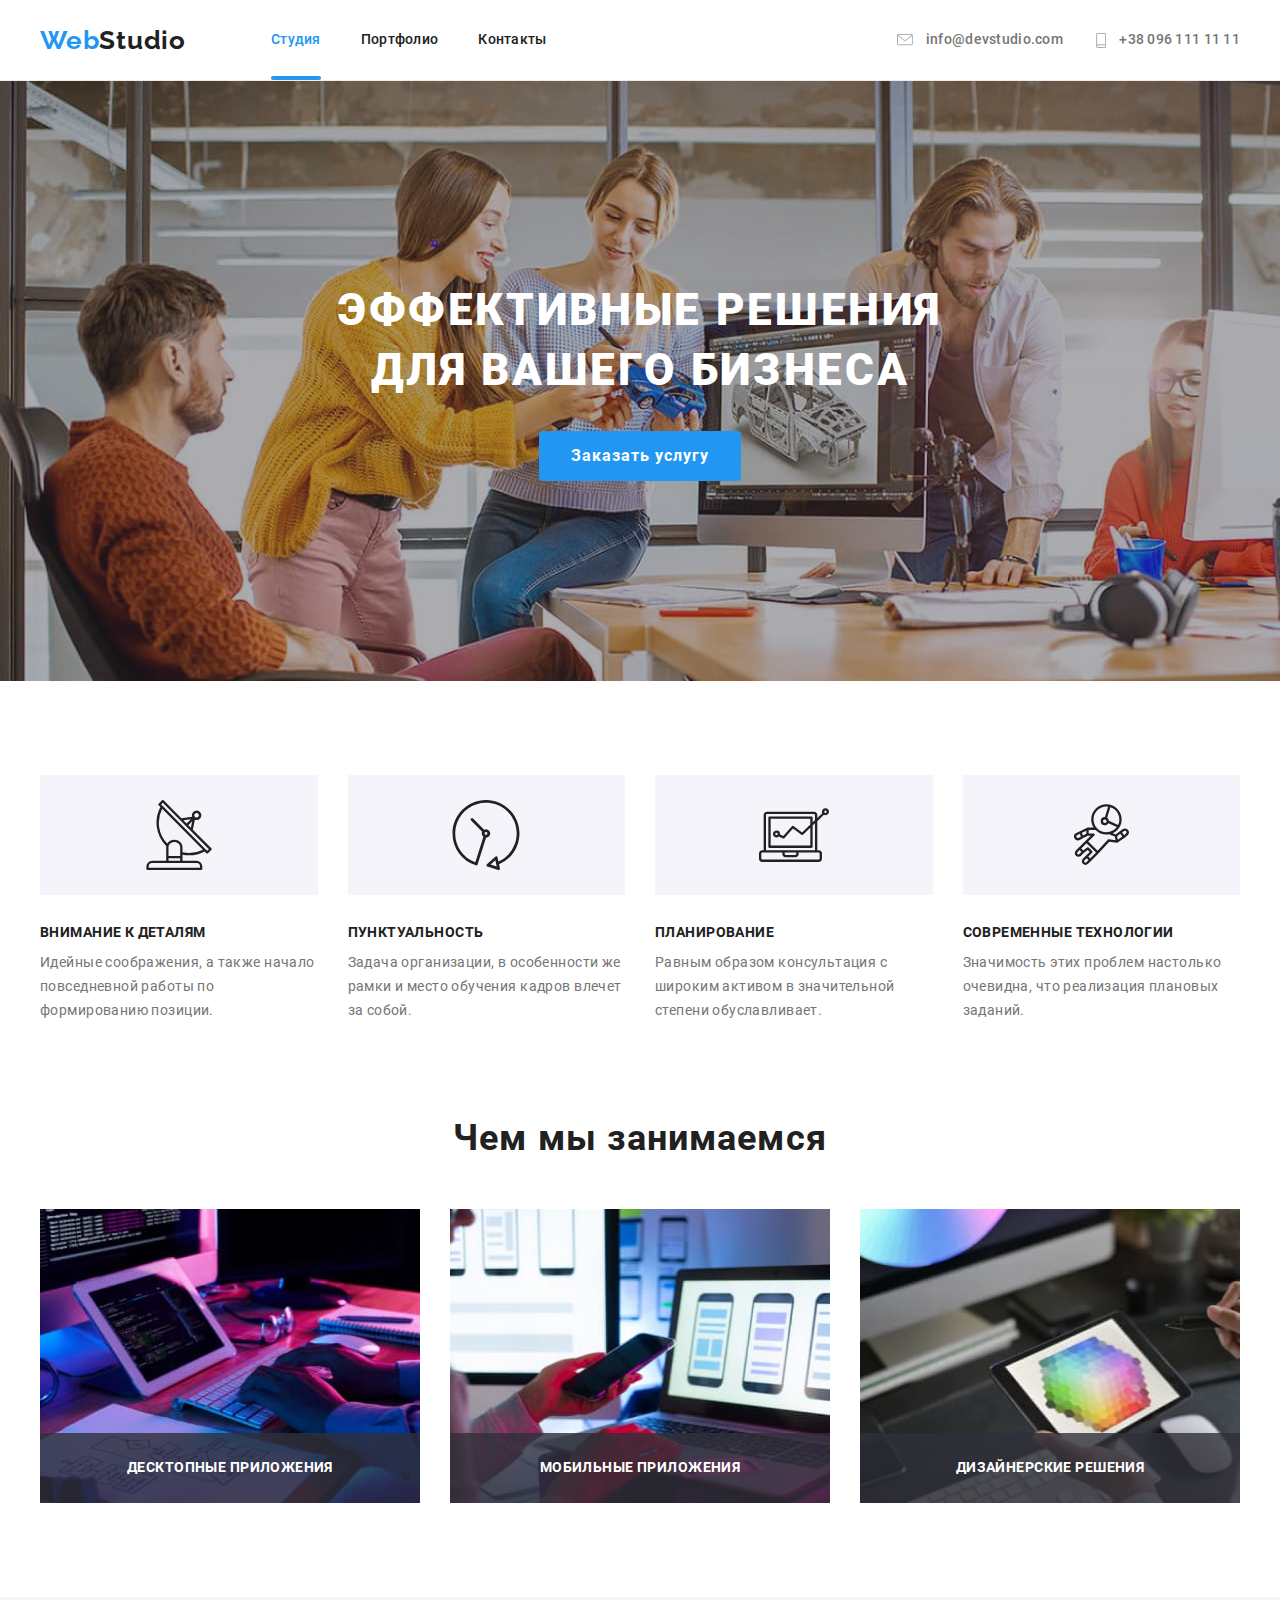
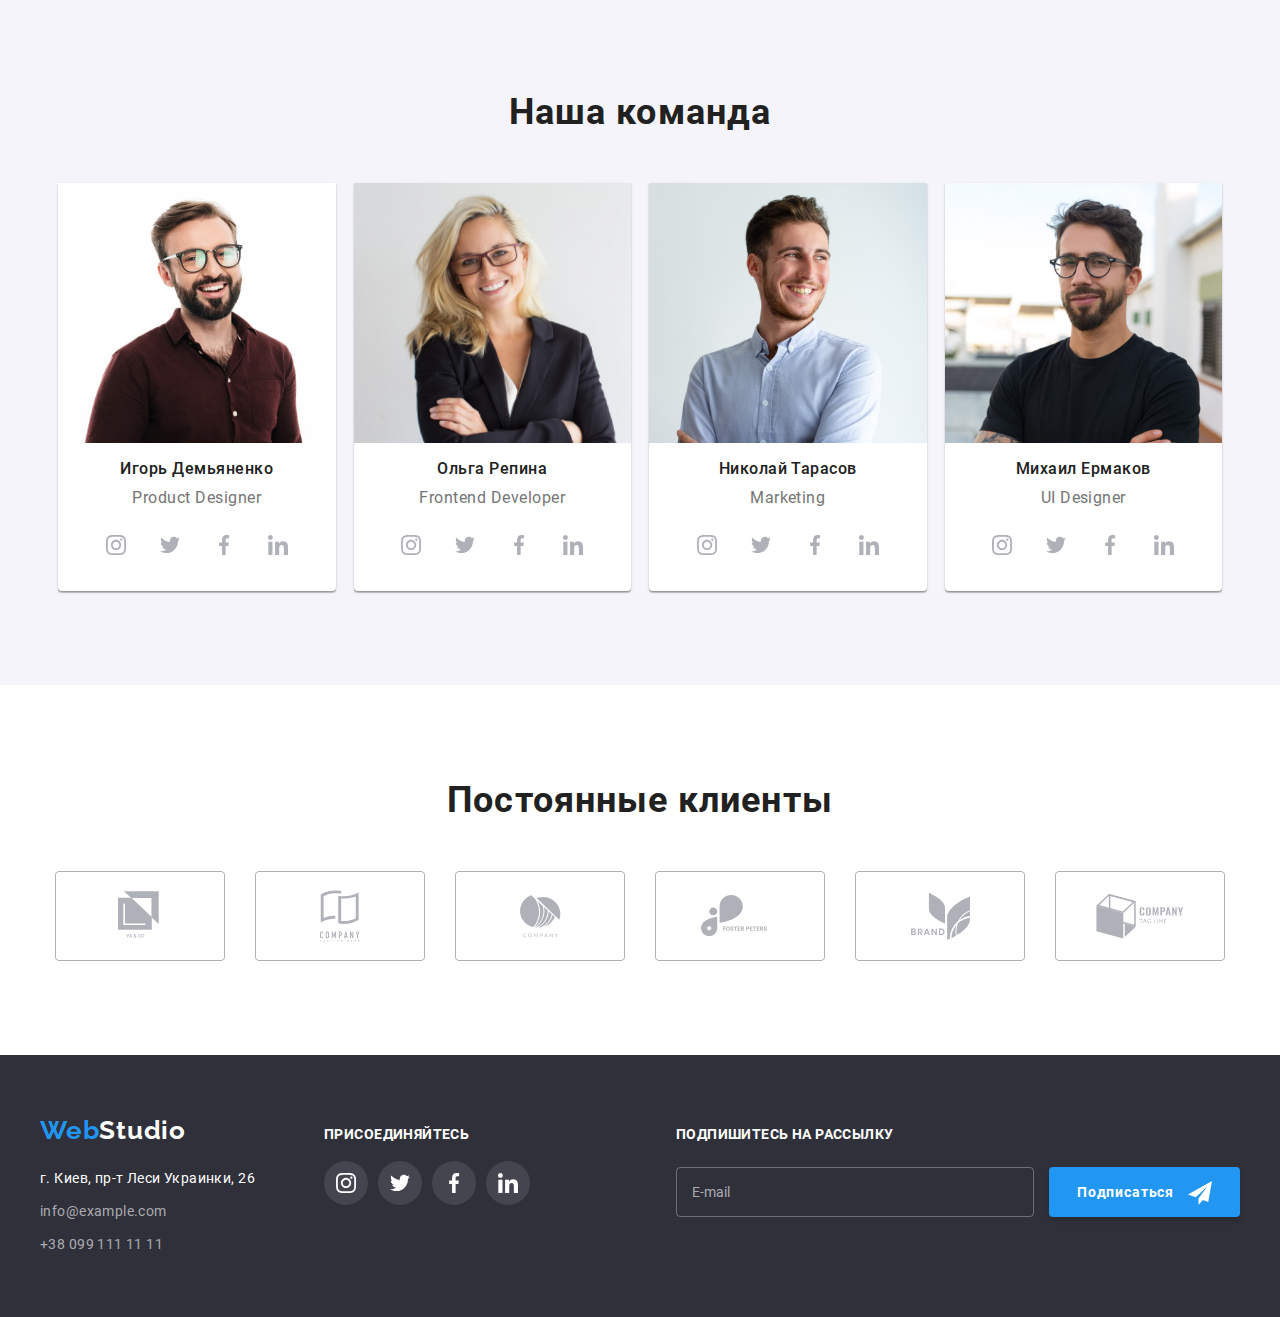
<file: index.html>
<!DOCTYPE html>
<html lang="ru">
  <head>
    <meta charset="UTF-8" />
    <meta name="viewport" content="width=device-width, initial-scale=1.0" />
    <title>Web Studio</title>
    <link
      rel="stylesheet"
      href="https://cdnjs.cloudflare.com/ajax/libs/modern-normalize/0.7.0/modern-normalize.min.css"
    />
    <link rel="stylesheet" href="./css/main.min.css" />
  </head>
  <body>
    <!-- Header -->
    <header>
      <div class="container main-nav">
        <nav class="navigation">
          <a href="./index.html" class="logo"
            ><span class="logo-web">Web</span>Studio</a
          >
          <ul class="list">
            <li class="nav-item">
              <a href="./index.html" class="link current">Студия</a>
            </li>
            <li class="nav-item">
              <a href="./portfolio.html" class="link">Портфолио</a>
            </li>
            <li class="nav-item"><a href="#" class="link">Контакты</a></li>
          </ul>
        </nav>
        <div class="contacts">
          <a href="mailto:info@devstudio.com" class="link link-info">
            <svg class="header-icons" width="16" height="12">
              <use href="./images/icons/symbol-defs.svg#icon-mail"></use>
            </svg>
            info@devstudio.com
          </a>
          <a href="tel:+380961111111" class="link link-info">
            <svg class="header-icons" width="10" height="15">
              <use href="./images/icons/symbol-defs.svg#icon-smartphone"></use>
            </svg>
            +38 096 111 11 11
          </a>
        </div>
      </div>
    </header>
    <main>
      <!-- Hero -->
      <section class="hero">
        <h1 class="hero-title">
          Эффективные решения <br />
          для вашего бизнеса
        </h1>
        <button class="hero-button" type="button" data-modal-open>
          Заказать услугу
        </button>
      </section>
      <!-- Advantages -->
      <section class="advantages">
        <div class="container">
          <ul class="list">
            <li class="advantages-item vector">
              <h2 class="title">Внимание к деталям</h2>
              <p class="text">
                Идейные соображения, а также начало повседневной работы по
                формированию позиции.
              </p>
            </li>
            <li class="advantages-item watch">
              <h2 class="title">Пунктуальность</h2>
              <p class="text">
                Задача организации, в особенности же рамки и место обучения
                кадров влечет за собой.
              </p>
            </li>
            <li class="advantages-item computer">
              <h2 class="title">Планирование</h2>
              <p class="text">
                Равным образом консультация с широким активом в значительной
                степени обуславливает.
              </p>
            </li>
            <li class="advantages-item technology">
              <h2 class="title">Современные технологии</h2>
              <p class="text last-text">
                Значимость этих проблем настолько очевидна, что реализация
                плановых заданий.
              </p>
            </li>
          </ul>
        </div>
      </section>
      <!-- Activity -->
      <section class="activity">
        <div class="container">
          <h2 class="section-title">Чем мы занимаемся</h2>
          <ul class="list">
            <li class="activity-item">
              <img
                src="./images/activity/desktop.jpg"
                width="370"
                height="294"
                alt=""
                class="activity-image"
              />
              <h3 class="activity-title">Десктопные приложения</h3>
            </li>
            <li class="activity-item">
              <img
                src="./images/activity/mobile.jpg"
                width="370"
                height="294"
                alt=""
                class="activity-image"
              />
              <h3 class="activity-title">Мобильные приложения</h3>
            </li>
            <li class="activity-item">
              <img
                src="./images/activity/design.jpg"
                width="370"
                height="294"
                alt=""
                class="activity-image"
              />
              <h3 class="activity-title last-activity">Дизайнерские решения</h3>
            </li>
          </ul>
        </div>
      </section>
      <!-- Team -->
      <section class="team">
        <div class="container">
          <h2 class="section-title">Наша команда</h2>
          <ul class="list">
            <li class="team-item">
              <img
                src="./images/team/Igor.jpg"
                width="270"
                height="260"
                alt=""
                class="team-image"
              />
              <h3 class="team-title">Игорь Демьяненко</h3>
              <p class="team-text">Product Designer</p>
              <ul class="social-list">
                <li class="social-item">
                  <a href="#" aria-label="ссилка Instagram" class="social-link">
                    <svg width="20" height="20" class="social-icon">
                      <use
                        href="./images/icons/symbol-defs.svg#icon-instagram"
                      ></use>
                    </svg>
                  </a>
                </li>
                <li class="social-item">
                  <a href="#" aria-label="ссилка Twitter" class="social-link">
                    <svg width="20" height="20" class="social-icon">
                      <use
                        href="./images/icons/symbol-defs.svg#icon-twitter"
                      ></use>
                    </svg>
                  </a>
                </li>
                <li class="social-item">
                  <a href="#" aria-label="ссилка Facebook" class="social-link">
                    <svg width="20" height="20" class="social-icon">
                      <use
                        href="./images/icons/symbol-defs.svg#icon-facebook"
                      ></use>
                    </svg>
                  </a>
                </li>
                <li>
                  <a href="#" aria-label="ссилка LinkedIn" class="social-link">
                    <svg width="20" height="20" class="social-icon">
                      <use
                        href="./images/icons/symbol-defs.svg#icon-linkedin"
                      ></use>
                    </svg>
                  </a>
                </li>
              </ul>
            </li>
            <li class="team-item">
              <img
                src="./images/team/Olya.jpg"
                width="270"
                height="260"
                alt=""
                class="team-image"
              />
              <h3 class="team-title">Ольга Репина</h3>
              <p class="team-text">Frontend Developer</p>
              <ul class="social-list">
                <li class="social-item">
                  <a href="#" aria-label="ссилка Instagram" class="social-link">
                    <svg width="20" height="20" class="social-icon">
                      <use
                        href="./images/icons/symbol-defs.svg#icon-instagram"
                      ></use>
                    </svg>
                  </a>
                </li>
                <li class="social-item">
                  <a href="#" aria-label="ссилка Twitter" class="social-link">
                    <svg width="20" height="20" class="social-icon">
                      <use
                        href="./images/icons/symbol-defs.svg#icon-twitter"
                      ></use>
                    </svg>
                  </a>
                </li>
                <li class="social-item">
                  <a href="#" aria-label="ссилка Facebook" class="social-link">
                    <svg width="20" height="20" class="social-icon">
                      <use
                        href="./images/icons/symbol-defs.svg#icon-facebook"
                      ></use>
                    </svg>
                  </a>
                </li>
                <li>
                  <a href="#" aria-label="ссилка LinkedIn" class="social-link">
                    <svg width="20" height="20" class="social-icon">
                      <use
                        href="./images/icons/symbol-defs.svg#icon-linkedin"
                      ></use>
                    </svg>
                  </a>
                </li>
              </ul>
            </li>
            <li class="team-item">
              <img
                src="./images/team/Kolya.jpg"
                width="270"
                height="260"
                alt=""
                class="team-image"
              />
              <h3 class="team-title">Николай Тарасов</h3>
              <p class="team-text">Marketing</p>
              <ul class="social-list">
                <li class="social-item">
                  <a href="#" aria-label="ссилка Instagram" class="social-link">
                    <svg width="20" height="20" class="social-icon">
                      <use
                        href="./images/icons/symbol-defs.svg#icon-instagram"
                      ></use>
                    </svg>
                  </a>
                </li>
                <li class="social-item">
                  <a href="#" aria-label="ссилка Twitter" class="social-link">
                    <svg width="20" height="20" class="social-icon">
                      <use
                        href="./images/icons/symbol-defs.svg#icon-twitter"
                      ></use>
                    </svg>
                  </a>
                </li>
                <li class="social-item">
                  <a href="#" aria-label="ссилка Facebook" class="social-link">
                    <svg width="20" height="20" class="social-icon">
                      <use
                        href="./images/icons/symbol-defs.svg#icon-facebook"
                      ></use>
                    </svg>
                  </a>
                </li>
                <li>
                  <a href="#" aria-label="ссилка LinkedIn" class="social-link">
                    <svg width="20" height="20" class="social-icon">
                      <use
                        href="./images/icons/symbol-defs.svg#icon-linkedin"
                      ></use>
                    </svg>
                  </a>
                </li>
              </ul>
            </li>
            <li class="team-item">
              <img
                src="./images/team/Misha.jpg"
                width="270"
                height="260"
                alt=""
                class="team-image"
              />
              <h3 class="team-title">Михаил Ермаков</h3>
              <p class="team-text">UI Designer</p>
              <ul class="social-list">
                <li class="social-item">
                  <a href="#" aria-label="ссилка Instagram" class="social-link">
                    <svg width="20" height="20" class="social-icon">
                      <use
                        href="./images/icons/symbol-defs.svg#icon-instagram"
                      ></use>
                    </svg>
                  </a>
                </li>
                <li class="social-item">
                  <a href="#" aria-label="ссилка Twitter" class="social-link">
                    <svg width="20" height="20" class="social-icon">
                      <use
                        href="./images/icons/symbol-defs.svg#icon-twitter"
                      ></use>
                    </svg>
                  </a>
                </li>
                <li class="social-item">
                  <a href="#" aria-label="ссилка Facebook" class="social-link">
                    <svg width="20" height="20" class="social-icon">
                      <use
                        href="./images/icons/symbol-defs.svg#icon-facebook"
                      ></use>
                    </svg>
                  </a>
                </li>
                <li>
                  <a href="#" aria-label="ссилка LinkedIn" class="social-link">
                    <svg width="20" height="20" class="social-icon">
                      <use
                        href="./images/icons/symbol-defs.svg#icon-linkedin"
                      ></use>
                    </svg>
                  </a>
                </li>
              </ul>
            </li>
          </ul>
        </div>
      </section>
      <!-- regular customers -->
      <section class="clients">
        <div class="container">
          <h2 class="section-title">Постоянные клиенты</h2>
          <ul class="clients-list">
            <li class="clients-item">
              <a href="#" aria-label="Client 1" class="clients-link">
                <svg width="45" height="50" class="clients-icon">
                  <use href="./images/icons/symbol-defs.svg#icon-logo1"></use>
                </svg>
              </a>
            </li>
            <li class="clients-item">
              <a href="#" aria-label="Client 2" class="clients-link">
                <svg width="40" height="52" class="clients-icon">
                  <use href="./images/icons/symbol-defs.svg#icon-logo2"></use>
                </svg>
              </a>
            </li>
            <li class="clients-item">
              <a href="#" aria-label="Client 3" class="clients-link">
                <svg width="41" height="43" class="clients-icon">
                  <use href="./images/icons/symbol-defs.svg#icon-logo3"></use>
                </svg>
              </a>
            </li>
            <li class="clients-item">
              <a href="#" aria-label="Client 4" class="clients-link">
                <svg width="79" height="42" class="clients-icon">
                  <use href="./images/icons/symbol-defs.svg#icon-logo4"></use>
                </svg>
              </a>
            </li>
            <li class="clients-item">
              <a href="#" aria-label="Client 5" class="clients-link">
                <svg width="59" height="47" class="clients-icon">
                  <use href="./images/icons/symbol-defs.svg#icon-logo5"></use>
                </svg>
              </a>
            </li>
            <li class="clients-item">
              <a href="#" aria-label="Client 6" class="clients-link">
                <svg width="88" height="45" class="clients-icon">
                  <use href="./images/icons/symbol-defs.svg#icon-logo6"></use>
                </svg>
              </a>
            </li>
          </ul>
        </div>
      </section>
    </main>
    <!-- footer -->
    <footer>
      <div class="container">
        <div class="footer">
          <div>
            <a href="./index.html" class="logo"
              ><span class="logo-web">Web</span
              ><span class="logo-studio">Studio</span></a
            >
            <address>
              <ul class="address-list">
                <li class="address-item">
                  <a
                    href="https://goo.gl/maps/6LyQtBuJh6KGTNJq8"
                    target="_blank"
                    rel="noopener noreferrer"
                    class="kyiv-address"
                    >г. Киев, пр-т Леси Украинки, 26</a
                  >
                </li>
                <li class="address-item">
                  <a href="mailto:info@devstudio.com" class="address-link">
                    info@example.com
                  </a>
                </li>
                <li class="address-item">
                  <a href="tel:+380961111111" class="address-link">
                    +38 099 111 11 11
                  </a>
                </li>
              </ul>
            </address>
          </div>
          <div class="join-icons">
            <b class="join-us">присоединяйтесь</b>
            <ul class="social-list">
              <li class="social-item">
                <a
                  href="#"
                  aria-label="ссилка Instagram"
                  class="social-link our-links"
                >
                  <svg width="20" height="20" class="social-icon our-icon">
                    <use
                      href="./images/icons/symbol-defs.svg#icon-instagram"
                    ></use>
                  </svg>
                </a>
              </li>
              <li class="social-item">
                <a
                  href="#"
                  aria-label="ссилка Twitter"
                  class="social-link our-links"
                >
                  <svg width="20" height="20" class="social-icon our-icon">
                    <use
                      href="./images/icons/symbol-defs.svg#icon-twitter"
                    ></use>
                  </svg>
                </a>
              </li>
              <li class="social-item">
                <a
                  href="#"
                  aria-label="ссилка Facebook"
                  class="social-link our-links"
                >
                  <svg width="20" height="20" class="social-icon our-icon">
                    <use
                      href="./images/icons/symbol-defs.svg#icon-facebook"
                    ></use>
                  </svg>
                </a>
              </li>
              <li class="social-item">
                <a
                  href="#"
                  aria-label="ссилка LinkedIn"
                  class="social-link our-links"
                >
                  <svg width="20" height="20" class="social-icon our-icon">
                    <use
                      href="./images/icons/symbol-defs.svg#icon-linkedin"
                    ></use>
                  </svg>
                </a>
              </li>
            </ul>
          </div>
          <div class="write-email">
            <b class="join-us">Подпишитесь на рассылку</b>
            <form class="subscribe">
              <div>
                <input
                  type="email"
                  name="email"
                  placeholder="E-mail"
                  autocomplete="off"
                />
                <button type="submit" class="subscribe-button">
                  Подписаться
                  <svg class="subscribe-icon">
                    <use
                      href="./images/icons/symbol-defs.svg#icon-envelope"
                    ></use>
                  </svg>
                </button>
              </div>
            </form>
          </div>
        </div>
      </div>
    </footer>
    <div class="backdrop is-hidden" data-modal>
      <div class="modal">
        <button data-modal-close class="button-close">
          <!-- <img src="./images/icons/close.svg" alt="" class="icon-close" /> -->
          <svg class="close-icon" width="18" height="18">
            <use href="./images/icons/symbol-defs.svg#icon-close"></use>
          </svg>
        </button>
        <b class="give-information">Оставьте свои данные, мы вам перезвоним</b>
        <form>
          <label for="name">Имя</label>
          <div class="form-block">
            <input type="text" name="name" id="name" />
            <svg class="modal-icon">
              <use
                href="./images/icons/symbol-defs.svg#icon-person-black"
              ></use>
            </svg>
          </div>
          <label for="tel">Телефон</label>
          <div class="form-block">
            <input type="tel" name="tel" id="tel" />
            <svg class="modal-icon">
              <use href="./images/icons/symbol-defs.svg#icon-phone-black"></use>
            </svg>
          </div>

          <label for="mail">Почта</label>
          <div class="form-block">
            <input type="email" name="email" id="mail" />
            <svg class="modal-icon">
              <use href="./images/icons/symbol-defs.svg#icon-email-black"></use>
            </svg>
          </div>
          <label for="comment">Комментарий</label>
          <textarea
            name="comment"
            id="comment"
            class="textarea"
            placeholder="Введите текст"
          ></textarea>
          <label class="label">
            <input type="checkbox" name="conditions" class="checkbox" />
            <span class="checkbox-icon"></span>
            <span class="agree-conditions">
              Соглашаюсь с рассылкой и принимаю
              <a href="#" class="agreement">Условия договора</a>
            </span>
          </label>
          <button type="submit" class="submit-button">Отправить</button>
        </form>
      </div>
    </div>
    <script src="./js/modal.js"></script>
  </body>
</html>
</file>
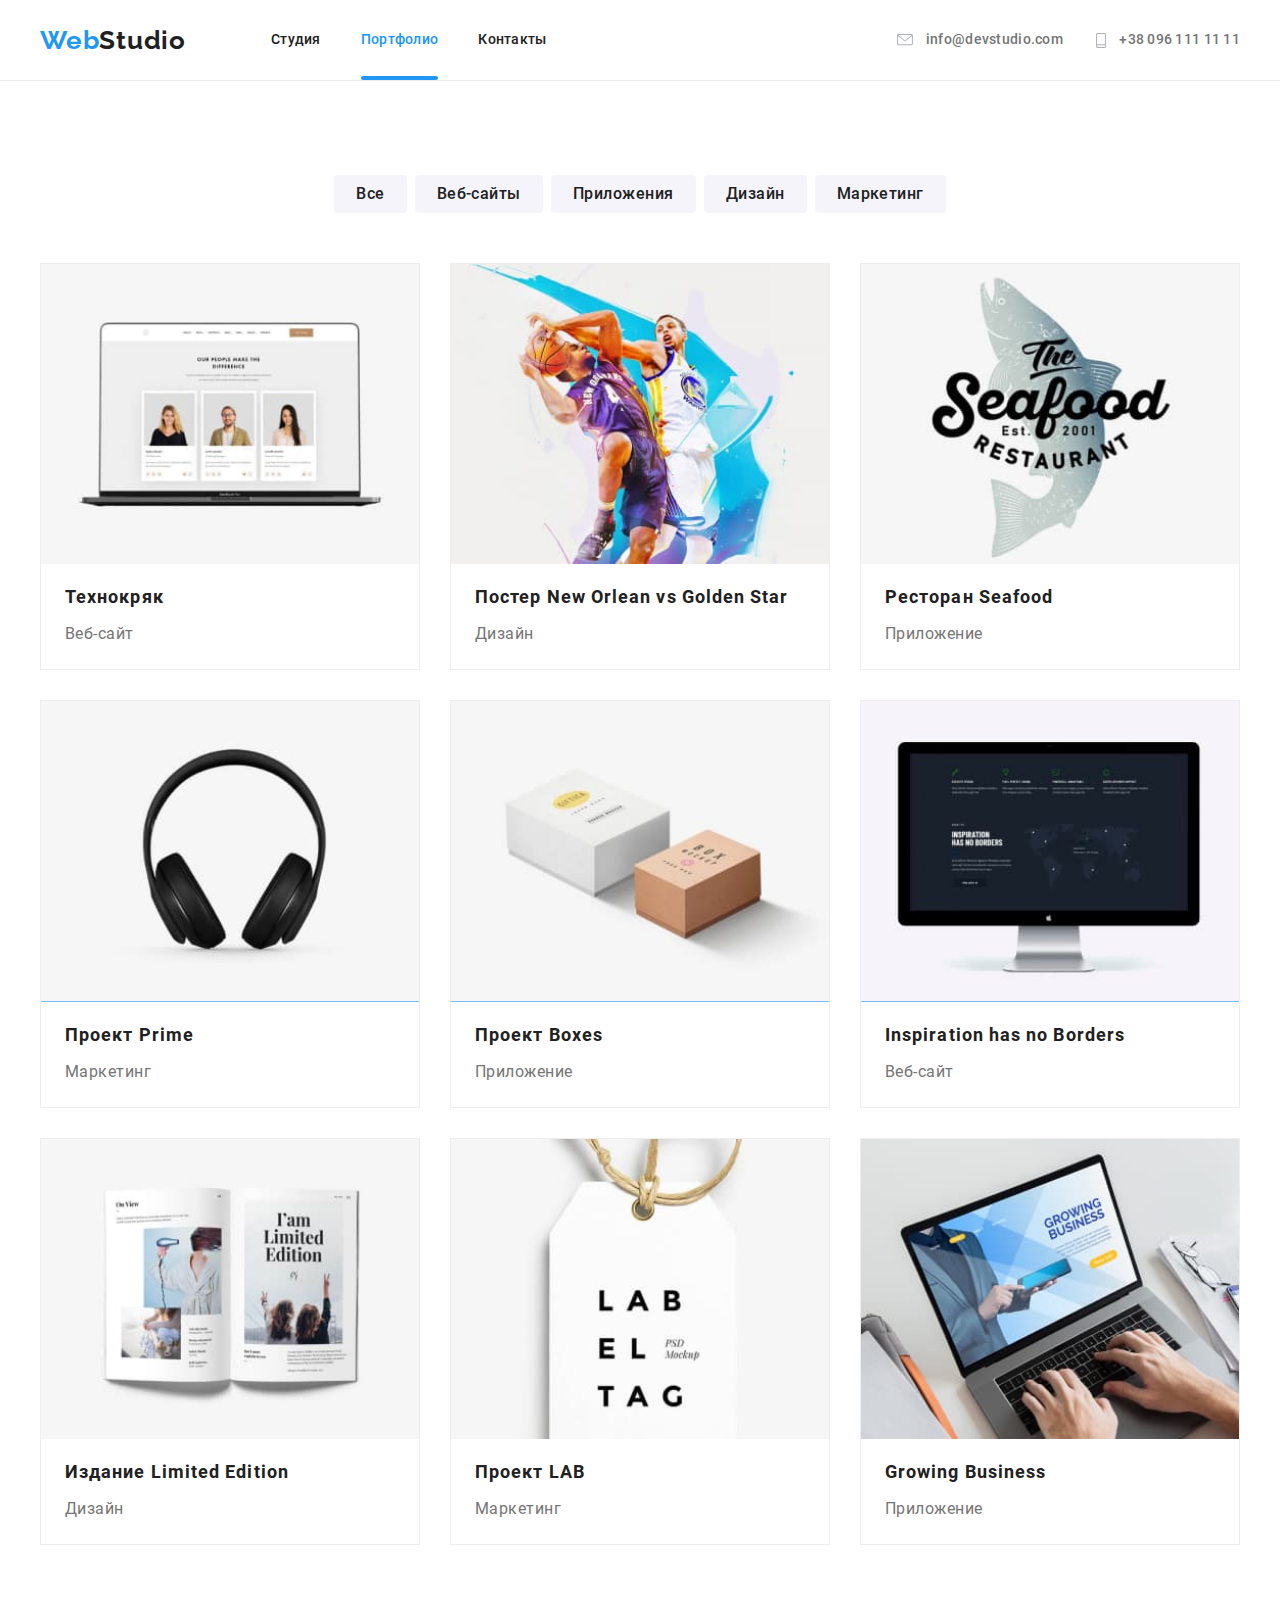
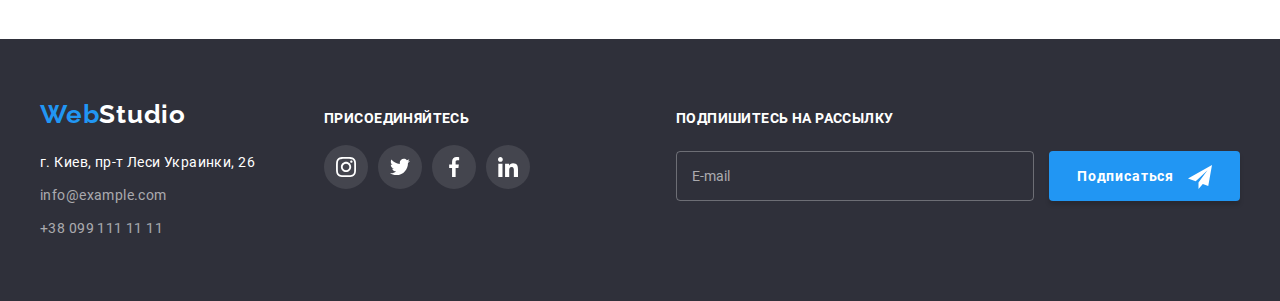
<file: portfolio.html>
<!DOCTYPE html>
<html lang="en">
  <head>
    <meta charset="UTF-8" />
    <meta name="viewport" content="width=device-width, initial-scale=1.0" />
    <title>Portfolio</title>
    <link
      rel="stylesheet"
      href="https://cdnjs.cloudflare.com/ajax/libs/modern-normalize/0.7.0/modern-normalize.min.css"
    />
    <link rel="stylesheet" href="./css/portfolio.min.css" />
  </head>
  <body>
    <header>
      <div class="container main-nav">
        <nav class="navigation">
          <a href="./index.html" class="logo"
            ><span class="logo-web">Web</span>Studio</a
          >
          <ul class="list">
            <li class="nav-item">
              <a href="./index.html" class="link">Студия</a>
            </li>
            <li class="nav-item">
              <a href="./portfolio.html" class="link current">Портфолио</a>
            </li>
            <li class="nav-item"><a href="#" class="link">Контакты</a></li>
          </ul>
        </nav>
        <div class="contacts">
          <a href="mailto:info@devstudio.com" class="link link-info">
            <svg class="header-icons" width="16" height="12">
              <use href="./images/icons/symbol-defs.svg#icon-mail"></use>
            </svg>
            info@devstudio.com</a
          >
          <a href="tel:+380961111111" class="link link-info">
            <svg class="header-icons" width="10" height="15">
              <use href="./images/icons/symbol-defs.svg#icon-smartphone"></use>
            </svg>
            +38 096 111 11 11</a
          >
        </div>
      </div>
    </header>
    <main>
      <section class="filter">
        <div class="container">
          <h1 class="visually-hidden">Портфолио</h1>
          <ul class="list">
            <li class="filter-item">
              <button type="button" class="filter-button">Все</button>
            </li>
            <li class="filter-item">
              <button type="button" class="filter-button">Веб-сайты</button>
            </li>
            <li class="filter-item">
              <button type="button" class="filter-button">Приложения</button>
            </li>
            <li class="filter-item">
              <button type="button" class="filter-button">Дизайн</button>
            </li>
            <li class="filter-item">
              <button type="button" class="filter-button">Маркетинг</button>
            </li>
          </ul>

          <ul class="portfolio-list">
            <li class="portfolio-item">
              <a href="#" class="portfolio-link">
                <div class="image-box">
                  <img
                    src="./images/portfolio/techno-opt.jpg"
                    alt=""
                    width="370"
                    class="portfolio-image"
                  />
                  <p class="portfolio-description">
                    Технокряк это современная площадка распространения
                    коронавируса. Компании используют эту платформу для
                    цифрового шпионажа и атак на защищённые сервера конкурентов.
                  </p>
                </div>
                <h2 class="portfolio-title">Технокряк</h2>
                <p class="portfolio-text">Веб-сайт</p>
              </a>
            </li>
            <li class="portfolio-item">
              <a href="#" class="portfolio-link">
                <div class="image-box">
                  <img
                    src="./images/portfolio/new-orlean-opt.jpg"
                    alt=""
                    width="370"
                    class="portfolio-image"
                  />
                  <p class="portfolio-description">
                    Технокряк это современная площадка распространения
                    коронавируса. Компании используют эту платформу для
                    цифрового шпионажа и атак на защищённые сервера конкурентов.
                  </p>
                </div>
                <h2 class="portfolio-title">
                  Постер New Orlean vs Golden Star
                </h2>
                <p class="portfolio-text">Дизайн</p>
              </a>
            </li>
            <li class="portfolio-item">
              <a href="#" class="portfolio-link">
                <div class="image-box">
                  <img
                    src="./images/portfolio/seafood-opt.jpg"
                    alt=""
                    width="370"
                    class="portfolio-image"
                  />
                  <p class="portfolio-description">
                    Технокряк это современная площадка распространения
                    коронавируса. Компании используют эту платформу для
                    цифрового шпионажа и атак на защищённые сервера конкурентов.
                  </p>
                </div>
                <h2 class="portfolio-title">Ресторан Seafood</h2>
                <p class="portfolio-text">Приложение</p>
              </a>
            </li>
            <li class="portfolio-item">
              <a href="#" class="portfolio-link">
                <div class="image-box">
                  <img
                    src="./images/portfolio/prime-opt.jpg"
                    alt=""
                    width="370"
                    class="portfolio-image"
                  />
                  <p class="portfolio-description">
                    Технокряк это современная площадка распространения
                    коронавируса. Компании используют эту платформу для
                    цифрового шпионажа и атак на защищённые сервера конкурентов.
                  </p>
                </div>
                <h2 class="portfolio-title">Проект Prime</h2>
                <p class="portfolio-text">Маркетинг</p>
              </a>
            </li>
            <li class="portfolio-item">
              <a href="#" class="portfolio-link">
                <div class="image-box">
                  <img
                    src="./images/portfolio/boxes-opt.jpg"
                    alt=""
                    width="370"
                    class="portfolio-image"
                  />
                  <p class="portfolio-description">
                    Технокряк это современная площадка распространения
                    коронавируса. Компании используют эту платформу для
                    цифрового шпионажа и атак на защищённые сервера конкурентов.
                  </p>
                </div>
                <h2 class="portfolio-title">Проект Boxes</h2>
                <p class="portfolio-text">Приложение</p>
              </a>
            </li>
            <li class="portfolio-item">
              <a href="#" class="portfolio-link">
                <div class="image-box">
                  <img
                    src="./images/portfolio/noBorders-opt.jpg"
                    alt=""
                    width="370"
                    class="portfolio-image"
                  />
                  <p class="portfolio-description">
                    Технокряк это современная площадка распространения
                    коронавируса. Компании используют эту платформу для
                    цифрового шпионажа и атак на защищённые сервера конкурентов.
                  </p>
                </div>
                <h2 class="portfolio-title">Inspiration has no Borders</h2>
                <p class="portfolio-text">Веб-сайт</p>
              </a>
            </li>
            <li class="portfolio-item">
              <a href="#" class="portfolio-link">
                <div class="image-box">
                  <img
                    src="./images/portfolio/ledition-opt.jpg"
                    alt=""
                    width="370"
                    class="portfolio-image"
                  />
                  <p class="portfolio-description">
                    Технокряк это современная площадка распространения
                    коронавируса. Компании используют эту платформу для
                    цифрового шпионажа и атак на защищённые сервера конкурентов.
                  </p>
                </div>
                <h2 class="portfolio-title">Издание Limited Edition</h2>
                <p class="portfolio-text">Дизайн</p>
              </a>
            </li>
            <li class="portfolio-item">
              <a href="#" class="portfolio-link">
                <div class="image-box">
                  <img
                    src="./images/portfolio/lab-opt.jpg"
                    alt=""
                    width="370"
                    class="portfolio-image"
                  />
                  <p class="portfolio-description">
                    Технокряк это современная площадка распространения
                    коронавируса. Компании используют эту платформу для
                    цифрового шпионажа и атак на защищённые сервера конкурентов.
                  </p>
                </div>
                <h2 class="portfolio-title">Проект LAB</h2>
                <p class="portfolio-text">Маркетинг</p>
              </a>
            </li>
            <li class="portfolio-item">
              <a href="#" class="portfolio-link">
                <div class="image-box">
                  <img
                    src="./images/portfolio/growing-opt.jpg"
                    alt=""
                    width="370"
                    class="portfolio-image"
                  />
                  <p class="portfolio-description">
                    Технокряк это современная площадка распространения
                    коронавируса. Компании используют эту платформу для
                    цифрового шпионажа и атак на защищённые сервера конкурентов.
                  </p>
                </div>
                <h2 class="portfolio-title">Growing Business</h2>
                <p class="portfolio-text">Приложение</p>
              </a>
            </li>
          </ul>
        </div>
      </section>
    </main>
    <footer>
      <div class="container">
        <div class="footer">
          <div>
            <a href="./index.html" class="logo"
              ><span class="logo-web">Web</span
              ><span class="logo-studio">Studio</span></a
            >
            <address>
              <ul class="address-list">
                <li class="address-item">
                  <a
                    href="https://goo.gl/maps/6LyQtBuJh6KGTNJq8"
                    target="_blank"
                    rel="noopener noreferrer"
                    class="kyiv-address"
                    >г. Киев, пр-т Леси Украинки, 26</a
                  >
                </li>
                <li class="address-item">
                  <a href="mailto:info@devstudio.com" class="address-link">
                    info@example.com
                  </a>
                </li>
                <li class="address-item">
                  <a href="tel:+380961111111" class="address-link">
                    +38 099 111 11 11
                  </a>
                </li>
              </ul>
            </address>
          </div>
          <div class="join-icons">
            <b class="join-us">присоединяйтесь</b>
            <ul class="social-list">
              <li class="social-item">
                <a
                  href="#"
                  aria-label="ссилка Instagram"
                  class="social-link our-links"
                >
                  <svg width="20" height="20" class="social-icon our-icon">
                    <use
                      href="./images/icons/symbol-defs.svg#icon-instagram"
                    ></use>
                  </svg>
                </a>
              </li>
              <li class="social-item">
                <a
                  href="#"
                  aria-label="ссилка Twitter"
                  class="social-link our-links"
                >
                  <svg width="20" height="20" class="social-icon our-icon">
                    <use
                      href="./images/icons/symbol-defs.svg#icon-twitter"
                    ></use>
                  </svg>
                </a>
              </li>
              <li class="social-item">
                <a
                  href="#"
                  aria-label="ссилка Facebook"
                  class="social-link our-links"
                >
                  <svg width="20" height="20" class="social-icon our-icon">
                    <use
                      href="./images/icons/symbol-defs.svg#icon-facebook"
                    ></use>
                  </svg>
                </a>
              </li>
              <li class="social-item">
                <a
                  href="#"
                  aria-label="ссилка LinkedIn"
                  class="social-link our-links"
                >
                  <svg width="20" height="20" class="social-icon our-icon">
                    <use
                      href="./images/icons/symbol-defs.svg#icon-linkedin"
                    ></use>
                  </svg>
                </a>
              </li>
            </ul>
          </div>
          <div class="write-email">
            <b class="join-us">Подпишитесь на рассылку</b>
            <form class="subscribe">
              <div>
                <input
                  type="email"
                  name="email"
                  placeholder="E-mail"
                  autocomplete="off"
                />
                <button type="submit" class="subscribe-button">
                  Подписаться
                  <svg class="subscribe-icon">
                    <use
                      href="./images/icons/symbol-defs.svg#icon-envelope"
                    ></use>
                  </svg>
                </button>
              </div>
            </form>
          </div>
        </div>
      </div>
    </footer>
  </body>
</html>
</file>
<file: css/main.min.css>
@font-face{font-family:'Raleway';src:url(../fonts/Raleway/Raleway-Bold.ttf);font-weight:700;font-style:normal}@font-face{font-family:'Roboto';src:url(../fonts/Roboto/Roboto-Regular.ttf);font-weight:400;font-style:normal}@font-face{font-family:'Roboto';src:url(../fonts/Roboto/Roboto-Medium.ttf);font-weight:500;font-style:normal}@font-face{font-family:'Roboto';src:url(../fonts/Roboto/Roboto-Bold.ttf);font-weight:700;font-style:normal}@font-face{font-family:'Roboto';src:url(../fonts/Roboto/Roboto-Black.ttf);font-weight:900;font-style:normal}body{font-family:'Roboto', sans-serif;color:#757575;font-size:14px;line-height:1.71;max-width:1600px;margin-left:auto;margin-right:auto}header{border-bottom:1px solid #ececec}.container{width:1230px;margin:0 auto;padding:0 15px}.link{text-decoration:none;font-weight:500;letter-spacing:0.02em;color:#212121;line-height:1.14;-webkit-transition:color 250ms cubic-bezier(0.4, 0, 0.2, 1);transition:color 250ms cubic-bezier(0.4, 0, 0.2, 1)}.link:hover,.link:focus{color:#2196f3}header .link.current{color:#2196f3}.current::before{content:'';display:block;position:absolute;height:4px;width:100%;bottom:0;background-color:#2196f3;border-radius:2px}.list{list-style:none;padding:0;margin:0;display:-webkit-box;display:-ms-flexbox;display:flex}li{margin-top:0}.section-title{font-weight:700;font-size:36px;line-height:1.17;text-align:center;letter-spacing:0.03em;color:#212121;margin-top:0;margin-bottom:50px}p{margin:0}.main-nav{display:-webkit-box;display:-ms-flexbox;display:flex;-webkit-box-align:center;-ms-flex-align:center;align-items:center}.navigation{display:-webkit-box;display:-ms-flexbox;display:flex;-webkit-box-align:center;-ms-flex-align:center;align-items:center}.navigation .list{margin-left:85px}.nav-item{position:relative}.nav-item .link{display:block;padding-top:32px;padding-bottom:32px}.nav-item:not(:last-child){margin-right:40px}.contacts{margin-left:auto}.link-info{color:#757575;display:inline-block;-webkit-transition:color 250ms cubic-bezier(0.4, 0, 0.2, 1);transition:color 250ms cubic-bezier(0.4, 0, 0.2, 1)}.link-info+.link-info{margin-left:30px}.header-icons{vertical-align:middle;margin-right:10px;-webkit-transition:fill 250ms cubic-bezier(0.4, 0, 0.2, 1);transition:fill 250ms cubic-bezier(0.4, 0, 0.2, 1)}.link-info:hover .header-icons,.link-info:focus .header-icons{fill:#2196f3}.social-list{list-style:none;display:-webkit-box;display:-ms-flexbox;display:flex;-webkit-box-pack:center;-ms-flex-pack:center;justify-content:center;margin-bottom:24px;padding:0}.social-item:not(:last-child){margin-right:10px}.social-link{display:-webkit-inline-box;display:-ms-inline-flexbox;display:inline-flex;width:44px;height:44px;-webkit-box-pack:center;-ms-flex-pack:center;justify-content:center;-webkit-box-align:center;-ms-flex-align:center;align-items:center;-webkit-transition:all 250ms cubic-bezier(0.4, 0, 0.2, 1);transition:all 250ms cubic-bezier(0.4, 0, 0.2, 1)}.social-link:hover,.social-link:focus{background-color:#2196f3;border-radius:50%}.our-links{background-color:rgba(255,255,255,0.1);border-radius:50%}.social-icon,.clients-icon,.header-icons{fill:#afb1b8}.our-icon{fill:#ffffff}.social-link:hover .social-icon,.social-link:focus .social-icon{fill:#ffffff}.clients-link:hover svg,.clients-link:focus svg{fill:#2196f3}.subscribe-icon{width:24px;height:24px;vertical-align:middle;margin-left:10px}.join-icons{margin-left:69px}.logo{font-family:'Raleway', sans-serif;font-size:26px;line-height:1.19;letter-spacing:0.03em;text-decoration:none;color:#212121}.logo-web{color:#2196f3}.logo-studio{color:#ffffff}.hero{max-width:1600px;height:600px;background-color:#757575;text-align:center;margin-left:auto;margin-right:auto;background-image:-webkit-gradient(linear, left top, right top, from(rgba(47,48,58,0.4)), to(rgba(47,48,58,0.4))),url(../images/Hero-opt.jpg);background-image:linear-gradient(to right, rgba(47,48,58,0.4), rgba(47,48,58,0.4)),url(../images/Hero-opt.jpg);padding-top:200px}.hero-title{color:#ffffff;font-weight:900;font-size:44px;line-height:1.36;text-align:center;letter-spacing:0.06em;text-transform:uppercase;margin-top:0;margin-bottom:30px}.hero-button{background-color:#2196f3;color:#ffffff;font-weight:700;font-size:16px;line-height:1.875;text-align:center;letter-spacing:0.06em;font-family:inherit;padding:10px 32px;border-radius:4px;border:none}.advantages{padding-top:94px;padding-bottom:94px}.advantages .title{font-weight:700;font-size:14px;line-height:1.14;letter-spacing:0.03em;text-transform:uppercase;color:#212121;margin-top:30px;margin-bottom:10px}.advantages .text{letter-spacing:0.03em}.advantages-item{width:calc((100% - 90px) / 4)}.advantages-item:not(:last-child){margin-right:30px}.advantages-item::before{content:'';display:block;height:120px;background-color:#f5f4fa;background-repeat:no-repeat;background-position:center}.advantages-item.vector::before{background-image:url(../images/icons/vector.svg)}.advantages-item.watch::before{background-image:url(../images/icons/watch.svg)}.advantages-item.computer::before{background-image:url(../images/icons/computer.svg)}.advantages-item.technology::before{background-image:url(../images/icons/technology.svg)}.last-text{margin-bottom:0}.activity{padding-bottom:94px}.activity .section-title{margin-bottom:50px}.activity-item{width:calc((100% - 30px) / 3);position:relative}.activity-item:not(:last-child){margin-right:30px}.activity-title{font-weight:700;font-size:14px;line-height:1.14;text-align:center;letter-spacing:0.03em;text-transform:uppercase;background-color:rgba(47,48,58,0.8);color:#ffffff;position:absolute;bottom:0;left:0;right:0;margin:0;padding-top:27px;padding-bottom:27px}.activity-image{display:block;width:100%}.team{background-color:#f5f4fa;padding-top:94px;padding-bottom:94px}.team .list{-webkit-box-pack:space-evenly;-ms-flex-pack:space-evenly;justify-content:space-evenly}.team-item{width:calc((100% - 90px) / 4);background-color:#fff;-webkit-box-shadow:0px 2px 1px rgba(0,0,0,0.2),0px 1px 1px rgba(0,0,0,0.14),0px 1px 3px rgba(0,0,0,0.12);box-shadow:0px 2px 1px rgba(0,0,0,0.2),0px 1px 1px rgba(0,0,0,0.14),0px 1px 3px rgba(0,0,0,0.12);border-radius:0px 0px 4px 4px}.team-item:not(:last-child){margin-right:0}.team-image{display:block;width:100%}.team-title{font-weight:500;font-size:16px;line-height:1.1875;text-align:center;letter-spacing:0.03em;color:#212121;margin-bottom:10px}.team-text{font-size:16px;line-height:1.1875;text-align:center;letter-spacing:0.03em;margin-bottom:16px}.clients{padding-top:94px;padding-bottom:94px}.clients-list{margin:0;padding:0;list-style:none;display:-webkit-box;display:-ms-flexbox;display:flex;-webkit-box-pack:center;-ms-flex-pack:center;justify-content:center}.clients-item:not(:first-child){margin-left:30px}.clients-link{display:-webkit-inline-box;display:-ms-inline-flexbox;display:inline-flex;width:170px;height:90px;border:1px solid #afb1b8;border-radius:4px;-webkit-box-pack:center;-ms-flex-pack:center;justify-content:center;-webkit-box-align:center;-ms-flex-align:center;align-items:center;-webkit-transition:border-color 250ms cubic-bezier(0.4, 0, 0.2, 1);transition:border-color 250ms cubic-bezier(0.4, 0, 0.2, 1)}.clients-link:hover,.clients-link:focus{border-color:#2196f3}footer{padding-top:60px;padding-bottom:60px;background-color:#2f303a}.footer{display:-webkit-box;display:-ms-flexbox;display:flex;-webkit-box-align:baseline;-ms-flex-align:baseline;align-items:baseline}.address-list{list-style:none;padding:0;margin:0;margin-top:20px}.address-item:not(:last-child){margin-bottom:9px}.address-link{letter-spacing:0.03em;color:rgba(255,255,255,0.6);font-style:normal;text-decoration:none}.kyiv-address{text-decoration:none;font-style:normal;letter-spacing:0.03em;color:#ffffff}.join-us{font-weight:700;line-height:1.14;letter-spacing:0.03em;text-transform:uppercase;color:#ffffff;display:inline}.write-email{margin-left:auto}.subscribe{display:-webkit-box;display:-ms-flexbox;display:flex;margin-top:20px}.subscribe-button{padding:10px 28px;-webkit-box-shadow:0px 4px 4px rgba(0,0,0,0.15);box-shadow:0px 4px 4px rgba(0,0,0,0.15);border-radius:4px;background-color:#2196f3;border:none;color:#ffffff;font-weight:700;line-height:1.87;letter-spacing:0.06em;margin-left:12px;height:50px}.subscribe input[type='email']{width:358px;padding:15px;border:1px solid rgba(255,255,255,0.3);border-radius:4px;background-color:transparent;color:#ffffff;height:50px;margin:0}.subscribe input[type='email']::-webkit-input-placeholder{color:rgba(255,255,255,0.6)}.subscribe input[type='email']:-ms-input-placeholder{color:rgba(255,255,255,0.6)}.subscribe input[type='email']::-ms-input-placeholder{color:rgba(255,255,255,0.6)}.subscribe input[type='email']::placeholder{color:rgba(255,255,255,0.6)}.backdrop{position:fixed;top:0;left:0;width:100%;height:100%;background-color:rgba(0,0,0,0.2)}.backdrop.is-hidden{opacity:0;pointer-events:none}.modal{position:absolute;top:50%;left:50%;-webkit-transform:translate(-50%, -50%);transform:translate(-50%, -50%);width:528px;background-color:#ffffff;-webkit-box-shadow:0px 1px 3px rgba(0,0,0,0.12),0px 1px 1px rgba(0,0,0,0.14),0px 2px 1px rgba(0,0,0,0.2);box-shadow:0px 1px 3px rgba(0,0,0,0.12),0px 1px 1px rgba(0,0,0,0.14),0px 2px 1px rgba(0,0,0,0.2);border-radius:4px;padding:40px}.give-information{font-weight:700;font-size:20px;line-height:1.15;text-align:center;letter-spacing:0.03em;color:#212121;margin-bottom:12px}input[type='text'],input[type='tel'],input[type='email']{width:100%;margin-top:4px;margin-bottom:10px;padding:11px;padding-left:42px;border:1px solid rgba(33,33,33,0.2);border-radius:4px;height:40px;-webkit-transition:border 250ms cubic-bezier(0.4, 0, 0.2, 1);transition:border 250ms cubic-bezier(0.4, 0, 0.2, 1)}.modal input:focus,textarea:focus{border:1px solid #2196f3;cursor:pointer}textarea::-webkit-input-placeholder{font-size:14px;line-height:1.14;letter-spacing:0.01em;color:rgba(117,117,117,0.5)}textarea:-ms-input-placeholder{font-size:14px;line-height:1.14;letter-spacing:0.01em;color:rgba(117,117,117,0.5)}textarea::-ms-input-placeholder{font-size:14px;line-height:1.14;letter-spacing:0.01em;color:rgba(117,117,117,0.5)}textarea::placeholder{font-size:14px;line-height:1.14;letter-spacing:0.01em;color:rgba(117,117,117,0.5)}input[type='checkbox']{margin-right:9px;margin-left:12px}.agree-conditions{letter-spacing:0.03em}.agreement{color:#2196f3}.textarea{width:100%;padding:12px 16px;height:120px;resize:none;margin-top:4px;margin-bottom:20px;border:1px solid rgba(33,33,33,0.2);border-radius:4px;-webkit-transition:border 250ms cubic-bezier(0.4, 0, 0.2, 1);transition:border 250ms cubic-bezier(0.4, 0, 0.2, 1)}.form-block{position:relative}.modal-icon{position:absolute;top:50%;left:12px;width:18px;height:18px;-webkit-transform:translateY(-65%);transform:translateY(-65%);-webkit-transition:fill 250ms cubic-bezier(0.4, 0, 0.2, 1);transition:fill 250ms cubic-bezier(0.4, 0, 0.2, 1)}input[type='text']:focus+.modal-icon,input[type='tel']:focus+.modal-icon,input[type='email']:focus+.modal-icon{fill:#2196f3}.submit-button{background-color:#2196f3;border:none;margin:0 auto;display:block;padding:10px 55px;margin-top:30px;font-weight:700;font-size:16px;line-height:1.87;letter-spacing:0.06em;color:#ffffff;-webkit-box-shadow:0px 4px 4px rgba(0,0,0,0.15);box-shadow:0px 4px 4px rgba(0,0,0,0.15);border-radius:4px;width:200px;height:50px}.submit-button:hover{cursor:pointer}.label{display:-webkit-box;display:-ms-flexbox;display:flex;-webkit-box-align:center;-ms-flex-align:center;align-items:center}.checkbox{-webkit-appearance:none;-moz-appearance:none;appearance:none;position:absolute}.checkbox-icon{display:inline-block;width:16px;height:15px;background-color:#fff;border:2px solid black;border-radius:2px;margin-left:12px;margin-right:7px;-webkit-transition:all 250ms cubic-bezier(0.4, 0, 0.2, 1);transition:all 250ms cubic-bezier(0.4, 0, 0.2, 1)}.checkbox:checked+.checkbox-icon{background-color:#2196f3;background-image:url(../images/icons/label.svg);background-repeat:no-repeat;background-size:contain;border-color:#2196f3;background-origin:border-box;border-radius:2px}.button-close{position:absolute;top:8px;right:8px;display:-webkit-inline-box;display:-ms-inline-flexbox;display:inline-flex;-webkit-box-pack:center;-ms-flex-pack:center;justify-content:center;-webkit-box-align:center;-ms-flex-align:center;align-items:center;border:1px solid rgba(0,0,0,0.1);border-radius:50%;background-color:#ffffff;width:30px;height:30px;padding:6px}.button-close:hover .close-icon{fill:#2196f3}
/*# sourceMappingURL=main.min.css.map */
</file>
<file: css/portfolio.min.css>
@font-face{font-family:'Raleway';src:url(../fonts/Raleway/Raleway-Bold.ttf);font-weight:700;font-style:normal}@font-face{font-family:'Roboto';src:url(../fonts/Roboto/Roboto-Regular.ttf);font-weight:400;font-style:normal}@font-face{font-family:'Roboto';src:url(../fonts/Roboto/Roboto-Medium.ttf);font-weight:500;font-style:normal}@font-face{font-family:'Roboto';src:url(../fonts/Roboto/Roboto-Bold.ttf);font-weight:700;font-style:normal}@font-face{font-family:'Roboto';src:url(../fonts/Roboto/Roboto-Black.ttf);font-weight:900;font-style:normal}body{font-family:'Roboto', sans-serif;color:#757575;font-size:14px;line-height:1.71;max-width:1600px;margin-left:auto;margin-right:auto}header{border-bottom:1px solid #ececec}.container{width:1230px;margin:0 auto;padding:0 15px}.link{text-decoration:none;font-weight:500;letter-spacing:0.02em;color:#212121;line-height:1.14;-webkit-transition:color 250ms cubic-bezier(0.4, 0, 0.2, 1);transition:color 250ms cubic-bezier(0.4, 0, 0.2, 1)}.link:hover,.link:focus{color:#2196f3}header .link.current{color:#2196f3}.current::before{content:'';display:block;position:absolute;height:4px;width:100%;bottom:0;background-color:#2196f3;border-radius:2px}.list{list-style:none;padding:0;margin:0;display:-webkit-box;display:-ms-flexbox;display:flex}li{margin-top:0}.section-title{font-weight:700;font-size:36px;line-height:1.17;text-align:center;letter-spacing:0.03em;color:#212121;margin-top:0;margin-bottom:50px}p{margin:0}.main-nav{display:-webkit-box;display:-ms-flexbox;display:flex;-webkit-box-align:center;-ms-flex-align:center;align-items:center}.navigation{display:-webkit-box;display:-ms-flexbox;display:flex;-webkit-box-align:center;-ms-flex-align:center;align-items:center}.navigation .list{margin-left:85px}.nav-item{position:relative}.nav-item .link{display:block;padding-top:32px;padding-bottom:32px}.nav-item:not(:last-child){margin-right:40px}.contacts{margin-left:auto}.link-info{color:#757575;display:inline-block;-webkit-transition:color 250ms cubic-bezier(0.4, 0, 0.2, 1);transition:color 250ms cubic-bezier(0.4, 0, 0.2, 1)}.link-info+.link-info{margin-left:30px}.header-icons{vertical-align:middle;margin-right:10px;-webkit-transition:fill 250ms cubic-bezier(0.4, 0, 0.2, 1);transition:fill 250ms cubic-bezier(0.4, 0, 0.2, 1)}.link-info:hover .header-icons,.link-info:focus .header-icons{fill:#2196f3}.social-list{list-style:none;display:-webkit-box;display:-ms-flexbox;display:flex;-webkit-box-pack:center;-ms-flex-pack:center;justify-content:center;margin-bottom:24px;padding:0}.social-item:not(:last-child){margin-right:10px}.social-link{display:-webkit-inline-box;display:-ms-inline-flexbox;display:inline-flex;width:44px;height:44px;-webkit-box-pack:center;-ms-flex-pack:center;justify-content:center;-webkit-box-align:center;-ms-flex-align:center;align-items:center;-webkit-transition:all 250ms cubic-bezier(0.4, 0, 0.2, 1);transition:all 250ms cubic-bezier(0.4, 0, 0.2, 1)}.social-link:hover,.social-link:focus{background-color:#2196f3;border-radius:50%}.our-links{background-color:rgba(255,255,255,0.1);border-radius:50%}.social-icon,.clients-icon,.header-icons{fill:#afb1b8}.our-icon{fill:#ffffff}.social-link:hover .social-icon,.social-link:focus .social-icon{fill:#ffffff}.clients-link:hover svg,.clients-link:focus svg{fill:#2196f3}.subscribe-icon{width:24px;height:24px;vertical-align:middle;margin-left:10px}.join-icons{margin-left:69px}.logo{font-family:'Raleway', sans-serif;font-size:26px;line-height:1.19;letter-spacing:0.03em;text-decoration:none;color:#212121}.logo-web{color:#2196f3}.logo-studio{color:#ffffff}.visually-hidden{position:absolute !important;clip:rect(1px 1px 1px 1px);clip:rect(1px, 1px, 1px, 1px);padding:0 !important;border:0 !important;height:1px !important;width:1px !important;overflow:hidden}.filter{padding-top:94px;padding-bottom:94px}.filter .list{-webkit-box-pack:center;-ms-flex-pack:center;justify-content:center}.filter-button{background-color:#f5f4fa;font-weight:500;font-size:16px;line-height:1.625;color:#212121;text-align:center;letter-spacing:0.03em;padding:6px 22px;border-radius:4px;border:none;-webkit-transition:all 250ms cubic-bezier(0.4, 0, 0.2, 1);transition:all 250ms cubic-bezier(0.4, 0, 0.2, 1)}.filter-button:hover,.filter-button:focus{background-color:#2196f3;color:#ffffff}.filter-item:not(:last-child){margin-right:8px}.portfolio-list{list-style:none;padding:0;margin:0;display:-webkit-box;display:-ms-flexbox;display:flex;-ms-flex-wrap:wrap;flex-wrap:wrap}.portfolio-item{width:calc((100% - 60px) / 3);border:1px solid #eeeeee;-webkit-transition:-webkit-box-shadow 250ms cubic-bezier(0.4, 0, 0.2, 1);transition:-webkit-box-shadow 250ms cubic-bezier(0.4, 0, 0.2, 1);transition:box-shadow 250ms cubic-bezier(0.4, 0, 0.2, 1);transition:box-shadow 250ms cubic-bezier(0.4, 0, 0.2, 1), -webkit-box-shadow 250ms cubic-bezier(0.4, 0, 0.2, 1)}.portfolio-item:nth-child(-n+3){margin-top:50px}.portfolio-item:not(:nth-child(3n)){margin-right:30px}.portfolio-item:not(:nth-last-child(-n+3)){margin-bottom:30px}.portfolio-item:hover{-webkit-box-shadow:1px 4px 6px rgba(0,0,0,0.16),0px 4px 4px rgba(0,0,0,0.06),0px 1px 1px rgba(0,0,0,0.12);box-shadow:1px 4px 6px rgba(0,0,0,0.16),0px 4px 4px rgba(0,0,0,0.06),0px 1px 1px rgba(0,0,0,0.12)}.portfolio-link{text-decoration:none}.portfolio-image{display:block;width:100%}.image-box{position:relative;overflow:hidden}.image-box .portfolio-description{position:absolute;top:0;left:0;width:100%;height:100%;background-color:rgba(33,150,243,0.9);color:#ffffff;padding:63px 24px;-webkit-transform:translateY(100%);transform:translateY(100%);-webkit-transition:-webkit-transform 250ms cubic-bezier(0.4, 0, 0.2, 1);transition:-webkit-transform 250ms cubic-bezier(0.4, 0, 0.2, 1);transition:transform 250ms cubic-bezier(0.4, 0, 0.2, 1);transition:transform 250ms cubic-bezier(0.4, 0, 0.2, 1), -webkit-transform 250ms cubic-bezier(0.4, 0, 0.2, 1);font-size:18px;line-height:1.55;letter-spacing:0.03em}.portfolio-item:hover .portfolio-description{-webkit-transform:translateY(0);transform:translateY(0)}.portfolio-title{font-weight:700;font-size:18px;line-height:2;letter-spacing:0.06em;color:#212121;margin-bottom:4px;margin-left:24px}.portfolio-text{font-size:16px;line-height:1.875;letter-spacing:0.03em;color:#757575;margin-bottom:20px;margin-left:24px}footer{padding-top:60px;padding-bottom:60px;background-color:#2f303a}.footer{display:-webkit-box;display:-ms-flexbox;display:flex;-webkit-box-align:baseline;-ms-flex-align:baseline;align-items:baseline}.address-list{list-style:none;padding:0;margin:0;margin-top:20px}.address-item:not(:last-child){margin-bottom:9px}.address-link{letter-spacing:0.03em;color:rgba(255,255,255,0.6);font-style:normal;text-decoration:none}.kyiv-address{text-decoration:none;font-style:normal;letter-spacing:0.03em;color:#ffffff}.join-us{font-weight:700;line-height:1.14;letter-spacing:0.03em;text-transform:uppercase;color:#ffffff;display:inline}.write-email{margin-left:auto}.subscribe{display:-webkit-box;display:-ms-flexbox;display:flex;margin-top:20px}.subscribe-button{padding:10px 28px;-webkit-box-shadow:0px 4px 4px rgba(0,0,0,0.15);box-shadow:0px 4px 4px rgba(0,0,0,0.15);border-radius:4px;background-color:#2196f3;border:none;color:#ffffff;font-weight:700;line-height:1.87;letter-spacing:0.06em;margin-left:12px;height:50px}.subscribe input[type='email']{width:358px;padding:15px;border:1px solid rgba(255,255,255,0.3);border-radius:4px;background-color:transparent;color:#ffffff;height:50px;margin:0}.subscribe input[type='email']::-webkit-input-placeholder{color:rgba(255,255,255,0.6)}.subscribe input[type='email']:-ms-input-placeholder{color:rgba(255,255,255,0.6)}.subscribe input[type='email']::-ms-input-placeholder{color:rgba(255,255,255,0.6)}.subscribe input[type='email']::placeholder{color:rgba(255,255,255,0.6)}
/*# sourceMappingURL=portfolio.min.css.map */
</file>
